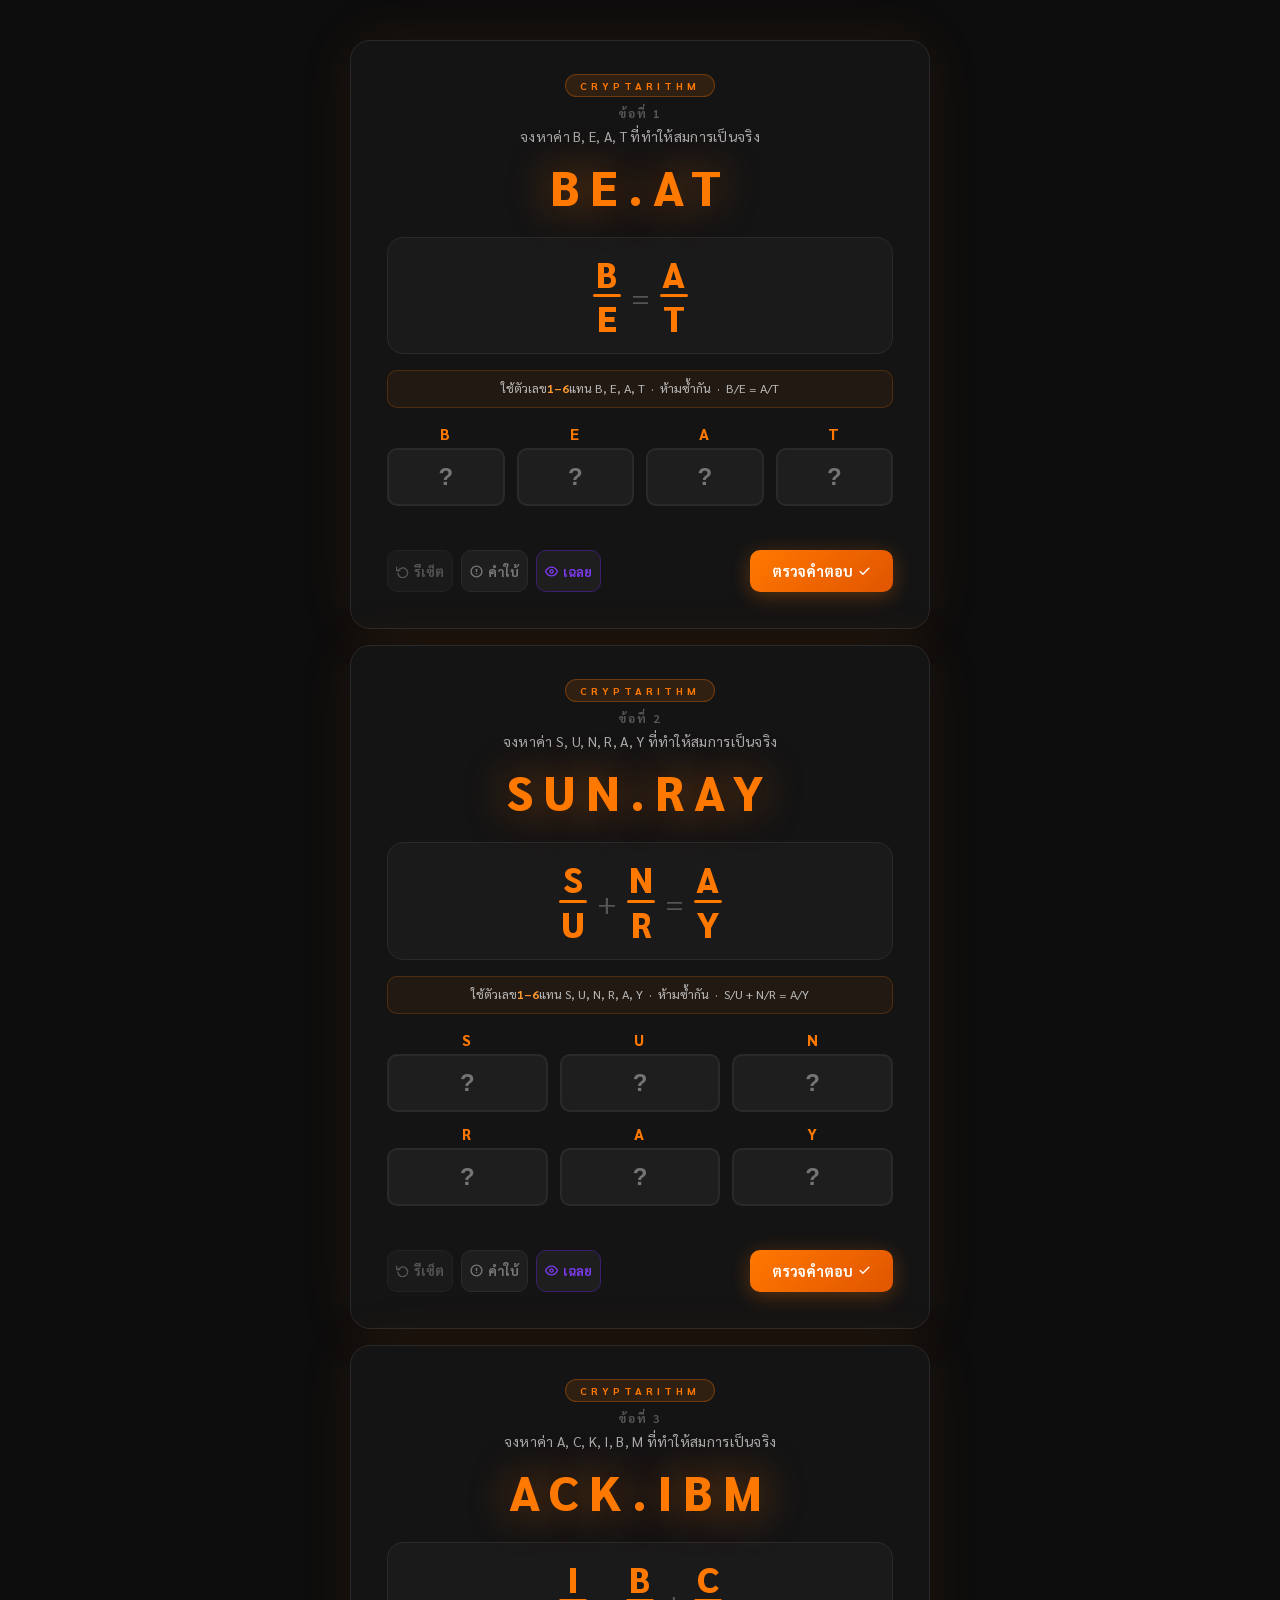
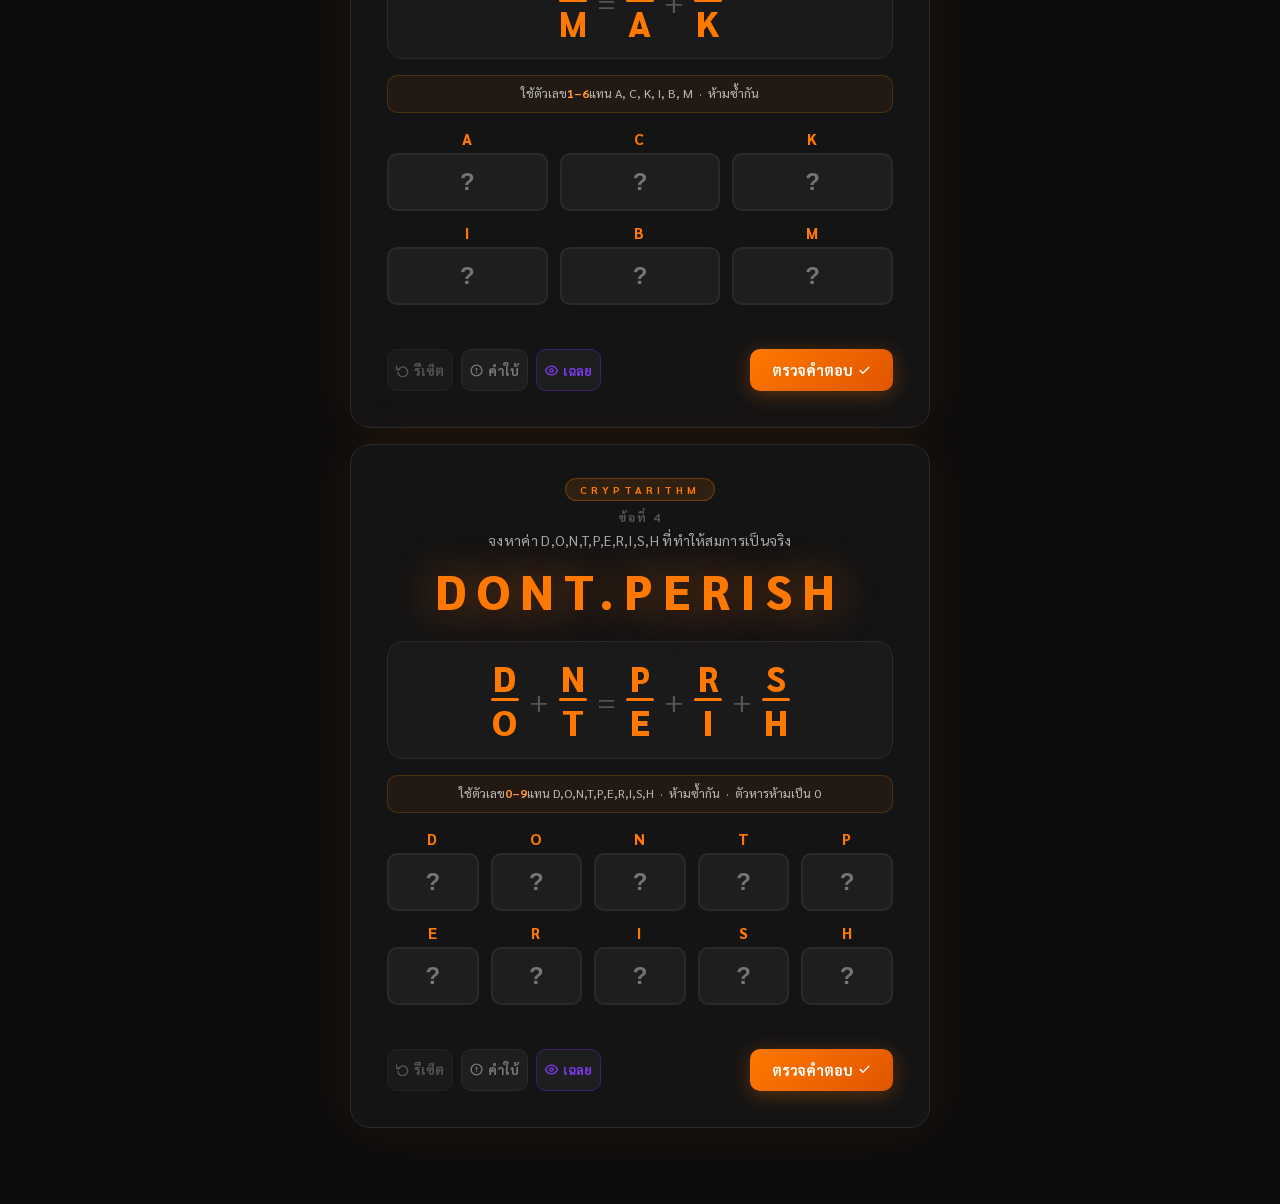
<file: index.html>
<!DOCTYPE html>
<html lang="th">
<head>
<meta charset="UTF-8">
<meta name="viewport" content="width=device-width, initial-scale=1.0">
<title>Cryptarithm Puzzles</title>
<link rel="preconnect" href="https://fonts.googleapis.com">
<link rel="preconnect" href="https://fonts.gstatic.com" crossorigin>
<link href="https://fonts.googleapis.com/css2?family=Sarabun:wght@400;600;700;800&family=Space+Grotesk:wght@400;700;800&display=swap" rel="stylesheet">
<link rel="stylesheet" href="style.css">
</head>
<body>
<canvas id="confetti"></canvas>

<!-- Q1 -->
<div class="container">
  <div class="header">
    <div class="badge">CRYPTARITHM</div>
    <div class="question-number">ข้อที่ 1</div>
    <p class="subtitle">จงหาค่า B, E, A, T ที่ทำให้สมการเป็นจริง</p>
    <h1>BE.AT</h1>
  </div>
  <div class="equation-box">
    <div class="fraction"><span class="num"><span class="letter">B</span></span><span class="bar"></span><span class="den"><span class="letter">E</span></span></div>
    <span class="op">=</span>
    <div class="fraction"><span class="num"><span class="letter">A</span></span><span class="bar"></span><span class="den"><span class="letter">T</span></span></div>
  </div>
  <div class="rule-box">ใช้ตัวเลข <strong>1–6</strong> แทน B, E, A, T &nbsp;·&nbsp; ห้ามซ้ำกัน &nbsp;·&nbsp; B/E = A/T</div>
  <div class="inputs-grid" style="grid-template-columns:repeat(4,1fr)">
    <div class="input-group"><label><span class="letter-label">B</span></label><input type="number" id="q1-B" min="1" max="6" placeholder="?" oninput="Q1.preview()"></div>
    <div class="input-group"><label><span class="letter-label">E</span></label><input type="number" id="q1-E" min="1" max="6" placeholder="?" oninput="Q1.preview()"></div>
    <div class="input-group"><label><span class="letter-label">A</span></label><input type="number" id="q1-A" min="1" max="6" placeholder="?" oninput="Q1.preview()"></div>
    <div class="input-group"><label><span class="letter-label">T</span></label><input type="number" id="q1-T" min="1" max="6" placeholder="?" oninput="Q1.preview()"></div>
  </div>
  <div class="preview-row" id="prev1"></div>
  <div class="btn-row">
    <button class="btn-reset" onclick="Q1.reset()"><svg width="13" height="13" viewBox="0 0 24 24" fill="none" stroke="currentColor" stroke-width="2.5" stroke-linecap="round" stroke-linejoin="round"><polyline points="1 4 1 10 7 10"/><path d="M3.51 15a9 9 0 1 0 .49-3.5"/></svg>รีเซ็ต</button>
    <button class="btn-hint"  onclick="Q1.hint()"><svg width="13" height="13" viewBox="0 0 24 24" fill="none" stroke="currentColor" stroke-width="2.5" stroke-linecap="round" stroke-linejoin="round"><circle cx="12" cy="12" r="10"/><line x1="12" y1="8" x2="12" y2="12"/><line x1="12" y1="16" x2="12.01" y2="16"/></svg>คำใบ้</button>
    <button class="btn-answer" onclick="Q1.reveal()"><svg width="13" height="13" viewBox="0 0 24 24" fill="none" stroke="currentColor" stroke-width="2.5" stroke-linecap="round" stroke-linejoin="round"><path d="M1 12s4-8 11-8 11 8 11 8-4 8-11 8-11-8-11-8z"/><circle cx="12" cy="12" r="3"/></svg>เฉลย</button>
    <button class="btn-check"  onclick="Q1.check()">ตรวจคำตอบ<svg width="13" height="13" viewBox="0 0 24 24" fill="none" stroke="currentColor" stroke-width="2.5" stroke-linecap="round" stroke-linejoin="round"><polyline points="20 6 9 17 4 12"/></svg></button>
  </div>
</div>

<!-- Q2 -->
<div class="container">
  <div class="header">
    <div class="badge">CRYPTARITHM</div>
    <div class="question-number">ข้อที่ 2</div>
    <p class="subtitle">จงหาค่า S, U, N, R, A, Y ที่ทำให้สมการเป็นจริง</p>
    <h1>SUN.RAY</h1>
  </div>
  <div class="equation-box">
    <div class="fraction"><span class="num"><span class="letter">S</span></span><span class="bar"></span><span class="den"><span class="letter">U</span></span></div>
    <span class="op">+</span>
    <div class="fraction"><span class="num"><span class="letter">N</span></span><span class="bar"></span><span class="den"><span class="letter">R</span></span></div>
    <span class="op">=</span>
    <div class="fraction"><span class="num"><span class="letter">A</span></span><span class="bar"></span><span class="den"><span class="letter">Y</span></span></div>
  </div>
  <div class="rule-box">ใช้ตัวเลข <strong>1–6</strong> แทน S, U, N, R, A, Y &nbsp;·&nbsp; ห้ามซ้ำกัน &nbsp;·&nbsp; S/U + N/R = A/Y</div>
  <div class="inputs-grid" style="grid-template-columns:repeat(3,1fr)">
    <div class="input-group"><label><span class="letter-label">S</span></label><input type="number" id="q2-S" min="1" max="6" placeholder="?" oninput="Q2.preview()"></div>
    <div class="input-group"><label><span class="letter-label">U</span></label><input type="number" id="q2-U" min="1" max="6" placeholder="?" oninput="Q2.preview()"></div>
    <div class="input-group"><label><span class="letter-label">N</span></label><input type="number" id="q2-N" min="1" max="6" placeholder="?" oninput="Q2.preview()"></div>
    <div class="input-group"><label><span class="letter-label">R</span></label><input type="number" id="q2-R" min="1" max="6" placeholder="?" oninput="Q2.preview()"></div>
    <div class="input-group"><label><span class="letter-label">A</span></label><input type="number" id="q2-A" min="1" max="6" placeholder="?" oninput="Q2.preview()"></div>
    <div class="input-group"><label><span class="letter-label">Y</span></label><input type="number" id="q2-Y" min="1" max="6" placeholder="?" oninput="Q2.preview()"></div>
  </div>
  <div class="preview-row" id="prev2"></div>
  <div class="btn-row">
    <button class="btn-reset"  onclick="Q2.reset()"><svg width="13" height="13" viewBox="0 0 24 24" fill="none" stroke="currentColor" stroke-width="2.5" stroke-linecap="round" stroke-linejoin="round"><polyline points="1 4 1 10 7 10"/><path d="M3.51 15a9 9 0 1 0 .49-3.5"/></svg>รีเซ็ต</button>
    <button class="btn-hint"   onclick="Q2.hint()"><svg width="13" height="13" viewBox="0 0 24 24" fill="none" stroke="currentColor" stroke-width="2.5" stroke-linecap="round" stroke-linejoin="round"><circle cx="12" cy="12" r="10"/><line x1="12" y1="8" x2="12" y2="12"/><line x1="12" y1="16" x2="12.01" y2="16"/></svg>คำใบ้</button>
    <button class="btn-answer" onclick="Q2.reveal()"><svg width="13" height="13" viewBox="0 0 24 24" fill="none" stroke="currentColor" stroke-width="2.5" stroke-linecap="round" stroke-linejoin="round"><path d="M1 12s4-8 11-8 11 8 11 8-4 8-11 8-11-8-11-8z"/><circle cx="12" cy="12" r="3"/></svg>เฉลย</button>
    <button class="btn-check"  onclick="Q2.check()">ตรวจคำตอบ<svg width="13" height="13" viewBox="0 0 24 24" fill="none" stroke="currentColor" stroke-width="2.5" stroke-linecap="round" stroke-linejoin="round"><polyline points="20 6 9 17 4 12"/></svg></button>
  </div>
</div>

<!-- Q3 -->
<div class="container">
  <div class="header">
    <div class="badge">CRYPTARITHM</div>
    <div class="question-number">ข้อที่ 3</div>
    <p class="subtitle">จงหาค่า A, C, K, I, B, M ที่ทำให้สมการเป็นจริง</p>
    <h1>ACK.IBM</h1>
  </div>
  <div class="equation-box">
    <div class="fraction"><span class="num"><span class="letter">I</span></span><span class="bar"></span><span class="den"><span class="letter">M</span></span></div>
    <span class="op">=</span>
    <div class="fraction"><span class="num"><span class="letter">B</span></span><span class="bar"></span><span class="den"><span class="letter">A</span></span></div>
    <span class="op">+</span>
    <div class="fraction"><span class="num"><span class="letter">C</span></span><span class="bar"></span><span class="den"><span class="letter">K</span></span></div>
  </div>
  <div class="rule-box">ใช้ตัวเลข <strong>1–6</strong> แทน A, C, K, I, B, M &nbsp;·&nbsp; ห้ามซ้ำกัน</div>
  <div class="inputs-grid" style="grid-template-columns:repeat(3,1fr)">
    <div class="input-group"><label><span class="letter-label">A</span></label><input type="number" id="q3-A" min="1" max="6" placeholder="?" oninput="Q3.preview()"></div>
    <div class="input-group"><label><span class="letter-label">C</span></label><input type="number" id="q3-C" min="1" max="6" placeholder="?" oninput="Q3.preview()"></div>
    <div class="input-group"><label><span class="letter-label">K</span></label><input type="number" id="q3-K" min="1" max="6" placeholder="?" oninput="Q3.preview()"></div>
    <div class="input-group"><label><span class="letter-label">I</span></label><input type="number" id="q3-I" min="1" max="6" placeholder="?" oninput="Q3.preview()"></div>
    <div class="input-group"><label><span class="letter-label">B</span></label><input type="number" id="q3-B" min="1" max="6" placeholder="?" oninput="Q3.preview()"></div>
    <div class="input-group"><label><span class="letter-label">M</span></label><input type="number" id="q3-M" min="1" max="6" placeholder="?" oninput="Q3.preview()"></div>
  </div>
  <div class="preview-row" id="prev3"></div>
  <div class="btn-row">
    <button class="btn-reset"  onclick="Q3.reset()"><svg width="13" height="13" viewBox="0 0 24 24" fill="none" stroke="currentColor" stroke-width="2.5" stroke-linecap="round" stroke-linejoin="round"><polyline points="1 4 1 10 7 10"/><path d="M3.51 15a9 9 0 1 0 .49-3.5"/></svg>รีเซ็ต</button>
    <button class="btn-hint"   onclick="Q3.hint()"><svg width="13" height="13" viewBox="0 0 24 24" fill="none" stroke="currentColor" stroke-width="2.5" stroke-linecap="round" stroke-linejoin="round"><circle cx="12" cy="12" r="10"/><line x1="12" y1="8" x2="12" y2="12"/><line x1="12" y1="16" x2="12.01" y2="16"/></svg>คำใบ้</button>
    <button class="btn-answer" onclick="Q3.reveal()"><svg width="13" height="13" viewBox="0 0 24 24" fill="none" stroke="currentColor" stroke-width="2.5" stroke-linecap="round" stroke-linejoin="round"><path d="M1 12s4-8 11-8 11 8 11 8-4 8-11 8-11-8-11-8z"/><circle cx="12" cy="12" r="3"/></svg>เฉลย</button>
    <button class="btn-check"  onclick="Q3.check()">ตรวจคำตอบ<svg width="13" height="13" viewBox="0 0 24 24" fill="none" stroke="currentColor" stroke-width="2.5" stroke-linecap="round" stroke-linejoin="round"><polyline points="20 6 9 17 4 12"/></svg></button>
  </div>
</div>

<!-- Q4 -->
<div class="container">
  <div class="header">
    <div class="badge">CRYPTARITHM</div>
    <div class="question-number">ข้อที่ 4</div>
    <p class="subtitle">จงหาค่า D,O,N,T,P,E,R,I,S,H ที่ทำให้สมการเป็นจริง</p>
    <h1>DONT.PERISH</h1>
  </div>
  <div class="equation-box" style="gap:10px;flex-wrap:wrap">
    <div class="fraction"><span class="num"><span class="letter">D</span></span><span class="bar"></span><span class="den"><span class="letter">O</span></span></div>
    <span class="op">+</span>
    <div class="fraction"><span class="num"><span class="letter">N</span></span><span class="bar"></span><span class="den"><span class="letter">T</span></span></div>
    <span class="op">=</span>
    <div class="fraction"><span class="num"><span class="letter">P</span></span><span class="bar"></span><span class="den"><span class="letter">E</span></span></div>
    <span class="op">+</span>
    <div class="fraction"><span class="num"><span class="letter">R</span></span><span class="bar"></span><span class="den"><span class="letter">I</span></span></div>
    <span class="op">+</span>
    <div class="fraction"><span class="num"><span class="letter">S</span></span><span class="bar"></span><span class="den"><span class="letter">H</span></span></div>
  </div>
  <div class="rule-box">ใช้ตัวเลข <strong>0–9</strong> แทน D,O,N,T,P,E,R,I,S,H &nbsp;·&nbsp; ห้ามซ้ำกัน &nbsp;·&nbsp; ตัวหารห้ามเป็น 0</div>
  <div class="inputs-grid" style="grid-template-columns:repeat(5,1fr)">
    <div class="input-group"><label><span class="letter-label">D</span></label><input type="number" id="q4-D" min="0" max="9" placeholder="?" oninput="Q4.preview()"></div>
    <div class="input-group"><label><span class="letter-label">O</span></label><input type="number" id="q4-O" min="0" max="9" placeholder="?" oninput="Q4.preview()"></div>
    <div class="input-group"><label><span class="letter-label">N</span></label><input type="number" id="q4-N" min="0" max="9" placeholder="?" oninput="Q4.preview()"></div>
    <div class="input-group"><label><span class="letter-label">T</span></label><input type="number" id="q4-T" min="0" max="9" placeholder="?" oninput="Q4.preview()"></div>
    <div class="input-group"><label><span class="letter-label">P</span></label><input type="number" id="q4-P" min="0" max="9" placeholder="?" oninput="Q4.preview()"></div>
    <div class="input-group"><label><span class="letter-label">E</span></label><input type="number" id="q4-E" min="0" max="9" placeholder="?" oninput="Q4.preview()"></div>
    <div class="input-group"><label><span class="letter-label">R</span></label><input type="number" id="q4-R" min="0" max="9" placeholder="?" oninput="Q4.preview()"></div>
    <div class="input-group"><label><span class="letter-label">I</span></label><input type="number" id="q4-I" min="0" max="9" placeholder="?" oninput="Q4.preview()"></div>
    <div class="input-group"><label><span class="letter-label">S</span></label><input type="number" id="q4-S" min="0" max="9" placeholder="?" oninput="Q4.preview()"></div>
    <div class="input-group"><label><span class="letter-label">H</span></label><input type="number" id="q4-H" min="0" max="9" placeholder="?" oninput="Q4.preview()"></div>
  </div>
  <div class="preview-row" id="prev4"></div>
  <div class="btn-row">
    <button class="btn-reset"  onclick="Q4.reset()"><svg width="13" height="13" viewBox="0 0 24 24" fill="none" stroke="currentColor" stroke-width="2.5" stroke-linecap="round" stroke-linejoin="round"><polyline points="1 4 1 10 7 10"/><path d="M3.51 15a9 9 0 1 0 .49-3.5"/></svg>รีเซ็ต</button>
    <button class="btn-hint"   onclick="Q4.hint()"><svg width="13" height="13" viewBox="0 0 24 24" fill="none" stroke="currentColor" stroke-width="2.5" stroke-linecap="round" stroke-linejoin="round"><circle cx="12" cy="12" r="10"/><line x1="12" y1="8" x2="12" y2="12"/><line x1="12" y1="16" x2="12.01" y2="16"/></svg>คำใบ้</button>
    <button class="btn-answer" onclick="Q4.reveal()"><svg width="13" height="13" viewBox="0 0 24 24" fill="none" stroke="currentColor" stroke-width="2.5" stroke-linecap="round" stroke-linejoin="round"><path d="M1 12s4-8 11-8 11 8 11 8-4 8-11 8-11-8-11-8z"/><circle cx="12" cy="12" r="3"/></svg>เฉลย</button>
    <button class="btn-check"  onclick="Q4.check()">ตรวจคำตอบ<svg width="13" height="13" viewBox="0 0 24 24" fill="none" stroke="currentColor" stroke-width="2.5" stroke-linecap="round" stroke-linejoin="round"><polyline points="20 6 9 17 4 12"/></svg></button>
  </div>
</div>

<!-- Modal -->
<div class="modal-overlay" id="modal" onclick="closeModal(event)">
  <div class="modal-box" id="modal-box">
    <div class="modal-icon" id="modal-icon"></div>
    <div class="modal-title" id="modal-title"></div>
    <div class="modal-body" id="modal-body"></div>
    <button class="modal-close" onclick="closeModal()">ปิด</button>
  </div>
</div>

<script src="game.js"></script>
</body>
</html>
</file>
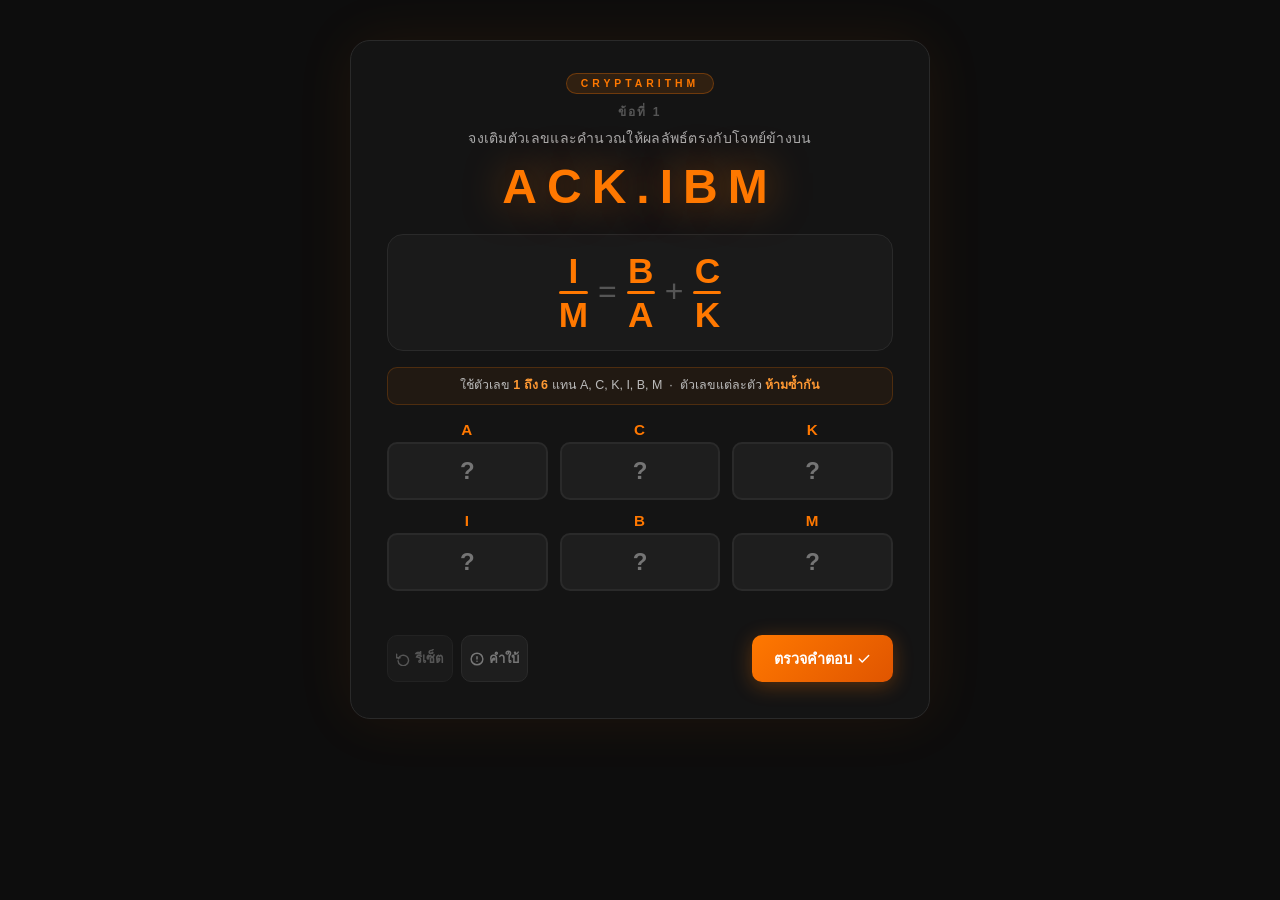
<file: cryptarithm.html>
<!DOCTYPE html>
<html lang="th">
<head>
<meta charset="UTF-8">
<meta name="viewport" content="width=device-width, initial-scale=1.0">
<title>Cryptarithm — ACK.IBM</title>
<link rel="stylesheet" href="style.css">
</head>
<body>
<canvas id="confetti"></canvas>

<div class="container">
  <div class="header">
    <div class="badge">CRYPTARITHM</div>
    <div class="question-number">ข้อที่ 1</div>
    <p class="subtitle">จงเติมตัวเลขและคำนวณให้ผลลัพธ์ตรงกับโจทย์ข้างบน</p>
    <h1>ACK.IBM</h1>
  </div>

  <div class="equation-box">
    <div class="fraction">
      <span class="num"><span class="letter">I</span></span>
      <span class="bar"></span>
      <span class="den"><span class="letter">M</span></span>
    </div>
    <span class="op">=</span>
    <div class="fraction">
      <span class="num"><span class="letter">B</span></span>
      <span class="bar"></span>
      <span class="den"><span class="letter">A</span></span>
    </div>
    <span class="op">+</span>
    <div class="fraction">
      <span class="num"><span class="letter">C</span></span>
      <span class="bar"></span>
      <span class="den"><span class="letter">K</span></span>
    </div>
  </div>

  <div class="rule-box">
    <div>
      ใช้ตัวเลข <strong>1 ถึง 6</strong> แทน A, C, K, I, B, M &nbsp;·&nbsp; ตัวเลขแต่ละตัว <strong>ห้ามซ้ำกัน</strong>
    </div>
  </div>

  <div class="inputs-grid">
    <div class="input-group">
      <label><span class="letter-label">A</span></label>
      <input type="number" id="inp-A" min="1" max="6" placeholder="?" oninput="onInput()">
    </div>
    <div class="input-group">
      <label><span class="letter-label">C</span></label>
      <input type="number" id="inp-C" min="1" max="6" placeholder="?" oninput="onInput()">
    </div>
    <div class="input-group">
      <label><span class="letter-label">K</span></label>
      <input type="number" id="inp-K" min="1" max="6" placeholder="?" oninput="onInput()">
    </div>
    <div class="input-group">
      <label><span class="letter-label">I</span></label>
      <input type="number" id="inp-I" min="1" max="6" placeholder="?" oninput="onInput()">
    </div>
    <div class="input-group">
      <label><span class="letter-label">B</span></label>
      <input type="number" id="inp-B" min="1" max="6" placeholder="?" oninput="onInput()">
    </div>
    <div class="input-group">
      <label><span class="letter-label">M</span></label>
      <input type="number" id="inp-M" min="1" max="6" placeholder="?" oninput="onInput()">
    </div>
  </div>

  <div class="preview-row" id="preview"></div>

  <div class="btn-row">
    <button class="btn-reset" onclick="resetGame()">
      <svg width="14" height="14" viewBox="0 0 24 24" fill="none" stroke="currentColor" stroke-width="2.5" stroke-linecap="round" stroke-linejoin="round"><polyline points="1 4 1 10 7 10"/><path d="M3.51 15a9 9 0 1 0 .49-3.5"/></svg>
      รีเซ็ต
    </button>
    <button class="btn-hint" onclick="giveHint()">
      <svg width="14" height="14" viewBox="0 0 24 24" fill="none" stroke="currentColor" stroke-width="2.5" stroke-linecap="round" stroke-linejoin="round"><circle cx="12" cy="12" r="10"/><line x1="12" y1="8" x2="12" y2="12"/><line x1="12" y1="16" x2="12.01" y2="16"/></svg>
      คำใบ้
    </button>
    <button class="btn-check" onclick="checkAnswer()">
      ตรวจคำตอบ
      <svg width="14" height="14" viewBox="0 0 24 24" fill="none" stroke="currentColor" stroke-width="2.5" stroke-linecap="round" stroke-linejoin="round"><polyline points="20 6 9 17 4 12"/></svg>
    </button>
  </div>
</div>

<!-- Result Modal -->
<div class="modal-overlay" id="modal" onclick="closeModal(event)">
  <div class="modal-box" id="modal-box">
    <div class="modal-icon" id="modal-icon"></div>
    <div class="modal-title" id="modal-title"></div>
    <div class="modal-body" id="modal-body"></div>
    <button class="modal-close" onclick="closeModal()">ปิด</button>
  </div>
</div>

<script src="game.js"></script>
</body>
</html>
</file>
<file: style.css>
* { box-sizing: border-box; margin: 0; padding: 0; }

body {
  font-family: 'Sarabun', 'Space Grotesk', sans-serif;
  background: #0d0d0d;
  min-height: 100vh;
  display: flex;
  flex-direction: column;
  align-items: center;
  justify-content: flex-start;
  padding: 24px 12px 60px;
  color: #f0e6d3;
}

#confetti {
  position: fixed;
  top: 0; left: 0;
  width: 100%; height: 100%;
  pointer-events: none;
  z-index: 999;
}

.container {
  background: #141414;
  border: 1px solid #2a2a2a;
  border-radius: 20px;
  padding: 24px 20px;
  max-width: 580px;
  width: 100%;
  box-shadow: 0 0 60px rgba(255, 120, 0, 0.08);
  margin-bottom: 16px;
}

/* Header */
.header { text-align: center; margin-bottom: 20px; }

.badge {
  display: inline-block;
  background: rgba(255,120,0,0.12);
  border: 1px solid rgba(255,120,0,0.3);
  color: #ff7800;
  font-size: 0.65rem;
  font-weight: 700;
  letter-spacing: 4px;
  padding: 4px 14px;
  border-radius: 20px;
  margin-bottom: 8px;
}

.subtitle {
  color: #aaa;
  font-size: 0.88rem;
  margin-bottom: 10px;
  letter-spacing: 0.3px;
}

.question-number {
  font-size: 0.75rem;
  font-weight: 700;
  color: #555;
  letter-spacing: 2px;
  text-transform: uppercase;
  margin-bottom: 6px;
}

h1 {
  font-size: 2.2rem;
  font-weight: 800;
  color: #ff7800;
  letter-spacing: 6px;
  text-shadow: 0 0 40px rgba(255,120,0,0.5);
  margin-bottom: 0;
  word-break: break-all;
}

/* Equation */
.equation-box {
  display: flex;
  align-items: center;
  justify-content: center;
  flex-wrap: wrap;
  gap: 10px;
  background: #1a1a1a;
  border: 1px solid #2a2a2a;
  border-radius: 16px;
  padding: 18px 12px;
  margin-bottom: 16px;
}

.fraction {
  display: flex;
  flex-direction: column;
  align-items: center;
  gap: 3px;
}

.fraction .num,
.fraction .den {
  font-size: 1.8rem;
  font-weight: 800;
  line-height: 1;
}

.fraction .bar {
  width: 100%;
  min-width: 28px;
  height: 3px;
  background: #ff7800;
  border-radius: 2px;
}

.fraction .letter { color: #ff7800; }

.op {
  font-size: 1.6rem;
  font-weight: 300;
  color: #555;
  margin-top: -2px;
}

/* Rule box */
.rule-box {
  display: flex;
  align-items: center;
  justify-content: center;
  background: rgba(255,120,0,0.06);
  border: 1px solid rgba(255,120,0,0.2);
  border-radius: 10px;
  padding: 8px 14px;
  font-size: 0.78rem;
  color: #bbb;
  line-height: 1.6;
  margin-bottom: 16px;
  text-align: center;
}

.rule-box strong { color: #ff9933; }

/* Inputs */
.inputs-grid {
  display: grid;
  grid-template-columns: repeat(3, 1fr);
  gap: 8px;
  margin-bottom: 12px;
}

.input-group {
  display: flex;
  flex-direction: column;
  align-items: center;
  gap: 4px;
}

.input-group label {
  font-size: 0.7rem;
  color: #555;
  letter-spacing: 1px;
  text-transform: uppercase;
}

.letter-label {
  font-size: 0.95rem;
  font-weight: 800;
  color: #ff7800;
}

.input-group input {
  width: 100%;
  background: #1e1e1e;
  border: 2px solid #2a2a2a;
  border-radius: 10px;
  padding: 10px 4px;
  font-size: 1.3rem;
  font-weight: 800;
  color: #f0e6d3;
  text-align: center;
  outline: none;
  transition: border-color 0.2s, background 0.2s;
  -moz-appearance: textfield;
  appearance: textfield;
}

.input-group input::-webkit-outer-spin-button,
.input-group input::-webkit-inner-spin-button { -webkit-appearance: none; }

.input-group input:focus { border-color: #ff7800; }
.input-group input.correct { border-color: #4ecdc4; background: rgba(78,205,196,0.1); color: #4ecdc4; }
.input-group input.wrong   { border-color: #e94560; background: rgba(233,69,96,0.08); color: #e94560; }

/* Preview */
.preview-row {
  text-align: center;
  font-size: 0.75rem;
  color: #444;
  min-height: 18px;
  margin-bottom: 14px;
  font-family: monospace;
  letter-spacing: 0.3px;
  overflow-x: auto;
  white-space: nowrap;
}

/* Buttons */
.btn-row {
  display: grid;
  grid-template-columns: 1fr 1fr;
  gap: 8px;
  margin-bottom: 4px;
}

button {
  display: flex;
  align-items: center;
  justify-content: center;
  gap: 5px;
  padding: 11px 8px;
  border: none;
  border-radius: 10px;
  font-size: 0.82rem;
  font-weight: 700;
  cursor: pointer;
  transition: transform 0.1s, opacity 0.2s;
  font-family: 'Sarabun', sans-serif;
}

button:active { transform: scale(0.97); }

.btn-check {
  grid-column: 1 / -1;
  background: linear-gradient(135deg, #ff7800, #e05500);
  color: #fff;
  box-shadow: 0 4px 20px rgba(255,120,0,0.3);
  padding: 13px;
  font-size: 0.9rem;
}

.btn-hint {
  background: #1e1e1e;
  color: #777;
  border: 1px solid #2a2a2a;
}

.btn-hint:hover { color: #ff7800; border-color: #ff7800; }

.btn-answer {
  background: #1e1e1e;
  color: #7c3aed;
  border: 1px solid #3b1f6e;
}

.btn-answer:hover { color: #a855f7; border-color: #a855f7; }

.btn-reset {
  background: #1a1a1a;
  color: #555;
  border: 1px solid #222;
}

/* Message */
#message {
  border-radius: 12px;
  padding: 12px 16px;
  font-size: 0.88rem;
  line-height: 1.7;
  min-height: 20px;
  transition: all 0.3s;
}

#message.success {
  background: rgba(78,205,196,0.1);
  border: 1px solid rgba(78,205,196,0.3);
  color: #4ecdc4;
  font-weight: 700;
}

#message.error {
  background: rgba(233,69,96,0.08);
  border: 1px solid rgba(233,69,96,0.25);
  color: #e94560;
}

#message.hint {
  background: rgba(255,120,0,0.08);
  border: 1px solid rgba(255,120,0,0.2);
  color: #ff9933;
}

/* Modal */
.modal-overlay {
  position: fixed;
  inset: 0;
  background: rgba(0,0,0,0.7);
  backdrop-filter: blur(6px);
  display: flex;
  align-items: flex-end;
  justify-content: center;
  z-index: 1000;
  opacity: 0;
  pointer-events: none;
  transition: opacity 0.25s;
}

.modal-overlay.show {
  opacity: 1;
  pointer-events: all;
}

.modal-box {
  background: #fff;
  color: #111;
  border-radius: 20px 20px 0 0;
  padding: 28px 24px 36px;
  max-width: 580px;
  width: 100%;
  text-align: center;
  transform: translateY(100%);
  transition: transform 0.3s cubic-bezier(0.34,1.2,0.64,1);
  position: relative;
}

.modal-overlay.show .modal-box {
  transform: translateY(0);
}

.modal-icon {
  font-size: 2.4rem;
  margin-bottom: 10px;
  line-height: 1;
}

.modal-title {
  font-size: 1.2rem;
  font-weight: 800;
  margin-bottom: 12px;
  letter-spacing: 0.5px;
}

.modal-title.success { color: #16a34a; }
.modal-title.error   { color: #dc2626; }
.modal-title.answer  { color: #7c3aed; }

.modal-body {
  font-size: 0.82rem;
  color: #444;
  line-height: 1.8;
  white-space: pre-line;
  font-family: monospace;
  background: #f5f5f5;
  border-radius: 10px;
  padding: 12px 14px;
  margin-bottom: 18px;
  text-align: left;
}

.modal-close {
  flex: none;
  background: #111;
  color: #fff;
  border: none;
  border-radius: 10px;
  padding: 13px 32px;
  font-size: 0.9rem;
  font-weight: 700;
  cursor: pointer;
  transition: background 0.2s;
  width: 100%;
  font-family: 'Sarabun', sans-serif;
}

.modal-close:hover { background: #333; }

/* drag handle */
.modal-box::before {
  content: '';
  display: block;
  width: 40px;
  height: 4px;
  background: #ddd;
  border-radius: 2px;
  margin: 0 auto 20px;
}

/* Sparkle ring for success */
.modal-box.success-ring {
  box-shadow: 0 0 0 4px #16a34a33, 0 -10px 40px rgba(0,0,0,0.15);
}

.modal-title.hint { color: #ff7800; }

/* ── Responsive ── */
@media (min-width: 600px) {
  body { padding: 40px 20px 60px; }

  .container { padding: 32px 36px; }

  h1 { font-size: 3rem; letter-spacing: 10px; }

  .fraction .num,
  .fraction .den { font-size: 2.2rem; }

  .op { font-size: 2rem; }

  .inputs-grid { gap: 12px; }

  .input-group input { padding: 13px 8px; font-size: 1.5rem; }

  .btn-row {
    display: flex;
    flex-wrap: nowrap;
  }

  .btn-check {
    grid-column: unset;
    margin-left: auto;
    padding: 12px 22px;
  }

  .modal-overlay { align-items: center; }

  .modal-box {
    border-radius: 20px;
    max-width: 440px;
    width: 90%;
    padding: 36px 32px 28px;
    transform: scale(0.9) translateY(16px);
  }

  .modal-overlay.show .modal-box {
    transform: scale(1) translateY(0);
  }
}
</file>
